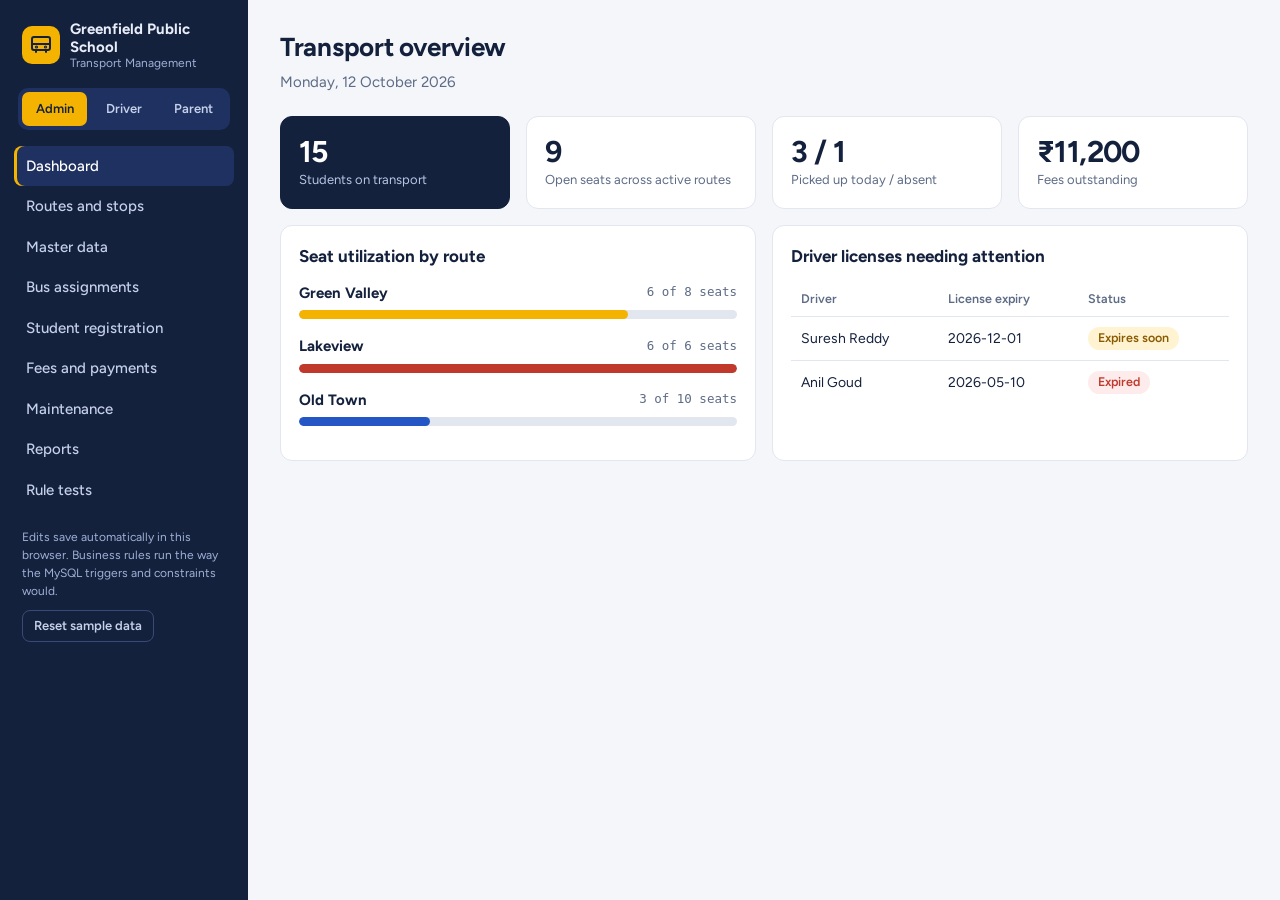
<file: index.html>
<!DOCTYPE html>
<html lang="en">
<head>
<meta charset="utf-8">
<meta name="viewport" content="width=device-width, initial-scale=1, viewport-fit=cover">
<title>School Transport Management System</title>
<link rel="preconnect" href="https://fonts.googleapis.com">
<link rel="stylesheet" href="https://fonts.googleapis.com/css2?family=Figtree:wght@400;500;600;700&display=swap">
<style>
:root{--bg:#f4f6fa;--card:#fff;--ink:#14213d;--mut:#5d6b85;--line:#e1e6ef;--navy:#14213d;--navy2:#1f3160;--amber:#f5b301;--ok:#14804a;--okb:#e3f5ec;--bad:#c0392b;--badb:#fdeceb;--warn:#8a5a00;--warnb:#fff3d1;--blue:#2457c5;
box-sizing:border-box;padding-top:env(safe-area-inset-top,0px);padding-bottom:env(safe-area-inset-bottom,0px)}
:root:not([data-theme="light"]){color-scheme:light}
@media(prefers-color-scheme:dark){:root:not([data-theme="light"]){--bg:#0e1424;--card:#172038;--ink:#e8edf8;--mut:#98a5c0;--line:#2a3555;--navy:#0a1020;--navy2:#22305a;--okb:#12382a;--badb:#3d1c1a;--warnb:#3d3013;--ok:#4cc38a;--bad:#ff8a7a;--warn:#f5c04a;--blue:#7fa6ff;color-scheme:dark}}
:root[data-theme="dark"]{--bg:#0e1424;--card:#172038;--ink:#e8edf8;--mut:#98a5c0;--line:#2a3555;--navy:#0a1020;--navy2:#22305a;--okb:#12382a;--badb:#3d1c1a;--warnb:#3d3013;--ok:#4cc38a;--bad:#ff8a7a;--warn:#f5c04a;--blue:#7fa6ff;color-scheme:dark}
*{box-sizing:border-box}html{height:100%;scroll-padding-top:env(safe-area-inset-top,0px)}
body{margin:0;min-height:100%;background:var(--bg);color:var(--ink);font:15px/1.5 Figtree,system-ui,-apple-system,"Segoe UI",sans-serif}
button,select,input{font:inherit;color:inherit}
.app{display:grid;grid-template-columns:248px 1fr;min-height:100vh}
aside{background:var(--navy);color:#e8edf8;padding:20px 14px;position:sticky;top:0;height:100vh;overflow:auto}
.brand{display:flex;gap:10px;align-items:center;padding:0 8px 18px;font-weight:700;line-height:1.2}
.brand small{display:block;font-weight:400;color:#9fb0d6;font-size:12px}
.logo{width:38px;height:38px;border-radius:10px;background:var(--amber);display:grid;place-items:center;flex:none}
.roles{display:grid;grid-template-columns:repeat(3,1fr);gap:4px;background:var(--navy2);padding:4px;border-radius:10px;margin:0 4px 16px}
.roles button{border:0;background:none;color:#c5d0ea;padding:7px 2px;border-radius:7px;cursor:pointer;font-size:13px;font-weight:600}
.roles button.on{background:var(--amber);color:#14213d}
nav button{display:flex;width:100%;gap:10px;align-items:center;text-align:left;border:0;background:none;color:#c5d0ea;padding:9px 12px;border-radius:8px;cursor:pointer;font-weight:500}
nav button:hover{background:var(--navy2)}nav button.on{background:var(--navy2);color:#fff;box-shadow:inset 3px 0 var(--amber)}
.foot{margin:18px 8px 0;font-size:12px;color:#9fb0d6}
main{padding:28px 32px 48px;max-width:1180px;width:100%}
h1{font-size:26px;margin:0 0 4px;letter-spacing:-.01em}h2{font-size:17px;margin:0 0 12px}
.sub{color:var(--mut);margin:0 0 22px}
.grid{display:grid;gap:16px}.k4{grid-template-columns:repeat(auto-fit,minmax(190px,1fr))}.c2{grid-template-columns:repeat(auto-fit,minmax(340px,1fr))}
.card{background:var(--card);border:1px solid var(--line);border-radius:12px;padding:18px;min-width:0}
.kpi b{display:block;font-size:30px;line-height:1.1;letter-spacing:-.02em}.kpi span{color:var(--mut);font-size:13px}
.kpi.hot{background:var(--navy);color:#fff;border-color:var(--navy)}.kpi.hot span{color:#b8c4e3}
.tw{overflow-x:auto}table{width:100%;border-collapse:collapse;font-size:14px}
th{text-align:left;font-weight:600;color:var(--mut);font-size:12.5px;padding:8px 10px;border-bottom:1px solid var(--line);white-space:nowrap}
td{padding:10px;border-bottom:1px solid var(--line);vertical-align:middle}tr:last-child td{border-bottom:0}
.pill{display:inline-block;padding:2px 10px;border-radius:99px;font-size:12.5px;font-weight:600;white-space:nowrap}
.p-ok{background:var(--okb);color:var(--ok)}.p-bad{background:var(--badb);color:var(--bad)}.p-warn{background:var(--warnb);color:var(--warn)}.p-n{background:var(--line);color:var(--mut)}
.bar{height:9px;border-radius:9px;background:var(--line);overflow:hidden;margin-top:6px}.bar i{display:block;height:100%;background:var(--blue);border-radius:9px}.bar i.full{background:var(--bad)}.bar i.near{background:var(--amber)}
.row{display:flex;gap:12px;align-items:center;justify-content:space-between;flex-wrap:wrap}
.form{display:grid;grid-template-columns:repeat(auto-fit,minmax(170px,1fr));gap:12px;align-items:end}
label{display:block;font-size:12.5px;font-weight:600;color:var(--mut);margin-bottom:4px}
select,input{width:100%;padding:9px 10px;border:1px solid var(--line);border-radius:8px;background:var(--card)}
select:focus,input:focus,button:focus-visible{outline:2px solid var(--blue);outline-offset:1px}
.btn{border:0;border-radius:8px;padding:9px 16px;font-weight:600;cursor:pointer;background:var(--navy);color:#fff}
.btn.am{background:var(--amber);color:#14213d}.btn.sm{padding:5px 11px;font-size:13px}.btn.ghost{background:none;border:1px solid var(--line);color:var(--ink)}
.seg{display:flex;gap:6px}.seg button{border:1px solid var(--line);background:var(--card);border-radius:8px;padding:5px 11px;cursor:pointer;font-weight:600;font-size:13px}
.seg .a:hover{background:var(--okb);color:var(--ok)}.seg .l:hover{background:var(--warnb);color:var(--warn)}.seg .x:hover{background:var(--badb);color:var(--bad)}
.tl{list-style:none;margin:0;padding:0 0 0 18px;border-left:3px solid var(--line)}
.tl li{position:relative;padding:0 0 16px 14px}.tl li:before{content:"";position:absolute;left:-26px;top:5px;width:13px;height:13px;border-radius:50%;background:var(--card);border:3px solid var(--blue)}
.tl li.me:before{background:var(--amber);border-color:var(--amber);box-shadow:0 0 0 4px var(--warnb)}.tl small{color:var(--mut)}
.tests td:first-child{font-weight:600}.mono{font-family:ui-monospace,Menlo,Consolas,monospace;font-size:12.5px;color:var(--mut)}
.tabs{display:flex;gap:6px;flex-wrap:wrap;margin-bottom:14px}.tabs button{border:1px solid var(--line);background:var(--card);border-radius:8px;padding:7px 14px;cursor:pointer;font-weight:600;color:var(--ink)}.tabs .on{background:var(--navy);color:#fff;border-color:var(--navy)}
td input,td select{min-width:110px}.title-in{font-weight:700;font-size:17px;border-color:transparent;padding:4px 8px;background:transparent;width:auto;flex:1}.title-in:hover,.title-in:focus{border-color:var(--line);background:var(--card)}.seg .x{color:var(--bad)}
#toast{position:fixed;right:20px;bottom:calc(20px + env(safe-area-inset-bottom,0px));max-width:380px;padding:12px 16px;border-radius:10px;font-weight:600;box-shadow:0 8px 28px rgba(0,0,0,.25);opacity:0;transform:translateY(8px);transition:.2s;pointer-events:none;z-index:9}
#toast.show{opacity:1;transform:none}#toast.ok{background:var(--ok);color:#fff}#toast.err{background:var(--bad);color:#fff}
.empty{color:var(--mut);padding:14px 0}
@media(max-width:820px){.app{grid-template-columns:1fr}aside{position:static;height:auto;padding:12px}nav{display:flex;overflow-x:auto;gap:4px}nav button{white-space:nowrap;width:auto}.foot,.brand small{display:none}.brand{padding-bottom:10px}main{padding:18px 14px 40px}.c2{grid-template-columns:1fr}}
@media(prefers-reduced-motion:reduce){*{transition:none!important}}
</style>
</head>
<body>
<div class="app">
<aside>
  <div class="brand"><div class="logo"><svg width="24" height="24" viewBox="0 0 24 24" fill="none" stroke="#14213d" stroke-width="2" stroke-linecap="round" stroke-linejoin="round"><rect x="3" y="4" width="18" height="13" rx="2"/><path d="M3 11h18M7 17v2M17 17v2"/><circle cx="7.5" cy="14" r=".6"/><circle cx="16.5" cy="14" r=".6"/></svg></div><div><span id="sname">School Transport</span><small>Transport Management</small></div></div>
  <div class="roles" id="roles"></div>
  <nav id="nav"></nav>
  <div class="foot">Edits save automatically in this browser. Business rules run the way the MySQL triggers and constraints would.<br><button class="btn sm ghost" style="margin-top:10px;color:#c5d0ea;border-color:#3a4a78" onclick="resetAll()">Reset sample data</button></div>
</aside>
<main id="main"></main>
</div>
<div id="toast" role="status" aria-live="polite"></div>
<script>
const TODAY="2026-10-12";
const DB={school:"Greenfield Public School",
buses:[{id:1,reg:"TS-09-UA-1021",cap:8,model:"Tata Starbus",status:"ACTIVE"},{id:2,reg:"TS-09-UB-4410",cap:6,model:"Ashok Leyland Viking",status:"ACTIVE"},{id:3,reg:"TS-09-UC-7782",cap:10,model:"Eicher Skyline",status:"ACTIVE"},{id:4,reg:"TS-09-UD-3305",cap:8,model:"Tata Starbus",status:"ACTIVE"}],
stops:{1:"Bus Stand",2:"Housing Colony",3:"Market Yard",4:"Temple Circle",5:"Lake View",6:"Clock Tower",7:"Railway Gate",8:"Hospital Road",9:"Garden Park",10:"Mill Junction",11:"Polytechnic Gate"},
routes:[{id:1,name:"Green Valley",start:"Bus Stand",end:"School Campus",arr:"07:50",seq:[[1,"07:05"],[2,"07:15"],[3,"07:25"],[4,"07:35"]]},{id:2,name:"Lakeview",start:"Lake View",end:"School Campus",arr:"07:50",seq:[[5,"07:00"],[6,"07:12"],[7,"07:24"],[8,"07:36"]]},{id:3,name:"Old Town",start:"Garden Park",end:"School Campus",arr:"07:50",seq:[[9,"07:10"],[10,"07:22"],[11,"07:34"]]}],
drivers:[{id:1,name:"Ramesh Kumar",lic:"TS0920110045",exp:"2027-03-14"},{id:2,name:"Suresh Reddy",lic:"TS0920090871",exp:"2026-12-01"},{id:3,name:"Anil Goud",lic:"TS0920080233",exp:"2026-05-10"},{id:4,name:"Kiran Rao",lic:"TS0920150619",exp:"2028-08-22"}],
atts:[{id:1,name:"Lakshmi Devi"},{id:2,name:"Padma Rani"},{id:3,name:"Savitri Bai"},{id:4,name:"Radha Krishna"}],
assigns:[{id:1,bus:1,route:1,drv:1,att:1,status:"ACTIVE"},{id:2,bus:2,route:2,drv:2,att:2,status:"ACTIVE"},{id:3,bus:3,route:3,drv:4,att:3,status:"ACTIVE"}],
students:["Aarav Sharma|6","Diya Reddy|7","Vihaan Rao|5","Ananya Goud|8","Rohan Patel|9","Isha Nair|6","Kabir Singh|7","Meera Iyer|5","Arjun Das|8","Saanvi Gupta|10","Advik Verma|6","Myra Khan|9","Reyansh Joshi|7","Kiara Menon|8","Ishaan Yadav|5","Tara Bose|6","Dev Malhotra|9","Navya Pillai|7"].map((s,i)=>({id:i+1,name:s.split("|")[0],grade:s.split("|")[1],contact:"+91 98480 "+(10100+i*37)})),
regs:[],plans:[{id:1,name:"Monthly",amt:1500,cycle:"Monthly"},{id:2,name:"Term",amt:4200,cycle:"Quarterly"}],
pays:[],logs:[],maint:[{id:1,bus:2,date:"2026-09-18",cost:6400,desc:"Brake pad replacement"},{id:2,bus:1,date:"2026-08-30",cost:2200,desc:"Oil and filter service"},{id:3,bus:3,date:"2026-07-12",cost:9800,desc:"Clutch overhaul"}]};
// seed registrations: R1 6/8, R2 6/6 (full), R3 3/10
[[1,1],[2,1],[3,2],[4,3],[5,4],[6,1],[7,2],[8,2],[9,3],[10,3],[11,4],[12,1],[13,3],[14,1],[15,2]].forEach(([sid,stp],i)=>{const rid=sid<=6?1:sid<=12?2:3;const r=DB.routes[rid-1];const stop=r.seq[(sid+stp)%r.seq.length][0];DB.regs.push({id:i+1,sid,rid,stop,status:"ACTIVE",start:"2026-06-10"})});
[[1,1,1500],[2,2,4200],[3,1,800],[4,1,1500],[7,2,4200],[8,1,1500],[9,1,1500],[13,1,1500]].forEach(([r,p,a],i)=>DB.pays.push({id:i+1,reg:r,plan:p,amt:a,date:"2026-10-0"+(i%5+1)}));
[[1,"PICKED_UP","07:06"],[2,"LATE","07:21"],[3,"ABSENT",""],[6,"PICKED_UP","07:27"]].forEach(([r,s,t],i)=>DB.logs.push({id:i+1,reg:r,date:TODAY,time:t,status:s}));
let seqN={assign:4,reg:16,pay:9,log:5,maint:4};
const KEY="stms-v2",cl=s=>String(s).replace(/[<>]/g,""),esc=s=>String(s).replace(/&/g,"&amp;").replace(/"/g,"&quot;");
function save(){try{localStorage.setItem(KEY,JSON.stringify({DB,seqN}))}catch(e){}}
try{const sv=JSON.parse(localStorage.getItem(KEY));if(sv){Object.assign(DB,sv.DB);Object.assign(seqN,sv.seqN)}}catch(e){}
function resetAll(){if(!window.__rc){window.__rc=1;toast("Click Reset again within 5 seconds to erase your edits and restore the sample data.");setTimeout(()=>window.__rc=0,5000);return}try{localStorage.removeItem(KEY)}catch(e){}location.reload()}
const $=id=>document.getElementById(id),by=(a,id)=>a.find(x=>x.id==id);
const inr=n=>"₹"+Number(n).toLocaleString("en-IN");
const stu=i=>by(DB.students,i),rt=i=>by(DB.routes,i),bus=i=>by(DB.buses,i);
const regName=r=>stu(r.sid).name;
const pill=(t,c)=>`<span class="pill p-${c}">${t}</span>`;
const stat=s=>pill(s.replace("_"," ").toLowerCase().replace(/^./,c=>c.toUpperCase()),{PICKED_UP:"ok",LATE:"warn",ABSENT:"bad",ACTIVE:"ok",ENDED:"n",INACTIVE:"n"}[s]||"n");
// ---- business rules (mirror the MySQL triggers / constraints) ----
const activeA=rid=>DB.assigns.find(a=>a.route==rid&&a.status=="ACTIVE");
const enrolled=rid=>DB.regs.filter(r=>r.rid==rid&&r.status=="ACTIVE").length;
function vReg(sid,rid,stop){
 if(DB.regs.some(r=>r.sid==sid&&r.status=="ACTIVE"))return"Rejected: this student already has an active registration.";
 if(!rt(rid).seq.some(s=>s[0]==stop))return`Rejected by composite FOREIGN KEY: ${DB.stops[stop]} is not a stop on ${rt(rid).name}.`;
 const a=activeA(rid);if(!a)return"Rejected: no bus is actively assigned to this route.";
 if(enrolled(rid)>=bus(a.bus).cap)return`Rejected by capacity trigger: bus ${bus(a.bus).reg} is full (${bus(a.bus).cap}/${bus(a.bus).cap} seats).`;return""}
function vAssign(b,d,t,rid){
 if(bus(b).status!="ACTIVE")return`Rejected: bus ${bus(b).reg} is under maintenance.`;
 const A=DB.assigns.filter(a=>a.status=="ACTIVE");
 if(A.some(a=>a.bus==b))return`Rejected by assignment trigger: bus ${bus(b).reg} already has an active assignment.`;
 if(A.some(a=>a.drv==d))return`Rejected by assignment trigger: ${by(DB.drivers,d).name} is already actively assigned.`;
 if(A.some(a=>a.att==t))return`Rejected by assignment trigger: ${by(DB.atts,t).name} is already actively assigned.`;
 if(by(DB.drivers,d).exp<TODAY)return`Rejected: ${by(DB.drivers,d).name}'s license expired on ${by(DB.drivers,d).exp}.`;
 if(A.some(a=>a.route==rid))return`Rejected: ${rt(rid).name} already has an active assignment.`;return""}
function vLog(reg,date){return DB.logs.some(l=>l.reg==reg&&l.date==date)?"Rejected by UNIQUE (Registration_ID, Date): a pickup log already exists for this student today.":""}
// ---- ui helpers ----
let toastT;function toast(m,ok){const t=$("toast");t.textContent=m;t.className="show "+(ok?"ok":"err");clearTimeout(toastT);toastT=setTimeout(()=>t.className=ok?"ok":"err",4200)}
function opts(arr,f,sel){return arr.map(x=>`<option value="${x.id}"${x.id==sel?" selected":""}>${f(x)}</option>`).join("")}
function table(head,rows,empty){return rows.length?`<div class="tw"><table><thead><tr>${head.map(h=>`<th>${h}</th>`).join("")}</tr></thead><tbody>${rows.map(r=>`<tr>${r.map(c=>`<td>${c}</td>`).join("")}</tr>`).join("")}</tbody></table></div>`:`<div class="empty">${empty||"Nothing to show yet."}</div>`}
const bar=(n,m)=>{const p=Math.min(100,Math.round(n/m*100));return`<div class="bar"><i class="${n>=m?"full":p>=75?"near":""}" style="width:${p}%"></i></div>`};
const regPlan=r=>{const p=DB.pays.filter(x=>x.reg==r.id);const pl=p.length?by(DB.plans,p[p.length-1].plan):DB.plans[0];const paid=p.reduce((s,x)=>s+x.amt,0);return{plan:pl,paid,due:Math.max(0,pl.amt-paid)}};
const head=(t,s)=>`<h1>${t}</h1><p class="sub">${s}</p>`;
// ---- views ----
const NAVS={admin:[["dash","Dashboard"],["routes","Routes and stops"],["data","Master data"],["assign","Bus assignments"],["reg","Student registration"],["fees","Fees and payments"],["maint","Maintenance"],["reports","Reports"],["tests","Rule tests"]],driver:[["pickup","Daily pickup"]],parent:[["mine","My child"]]};
const V={
dash(){const rows=DB.routes.map(r=>{const a=activeA(r.id),b=a&&bus(a.bus),n=enrolled(r.id);return`<div style="margin-bottom:16px"><div class="row"><b>${r.name}</b><span class="mono">${b?`${n} of ${b.cap} seats`:"No bus assigned"}</span></div>${b?bar(n,b.cap):""}</div>`}).join("");
 const l=k=>DB.logs.filter(x=>x.date==TODAY&&x.status==k).length,dues=DB.regs.filter(r=>r.status=="ACTIVE").reduce((s,r)=>s+regPlan(r).due,0),seats=DB.assigns.filter(a=>a.status=="ACTIVE").reduce((s,a)=>s+bus(a.bus).cap-enrolled(a.route),0);
 const soon=DB.drivers.filter(d=>d.exp<"2027-01-01").map(d=>[d.name,d.exp,d.exp<TODAY?pill("Expired","bad"):pill("Expires soon","warn")]);
 return head("Transport overview","Monday, 12 October 2026")+`<div class="grid k4"><div class="card kpi hot"><b>${DB.regs.filter(r=>r.status=="ACTIVE").length}</b><span>Students on transport</span></div><div class="card kpi"><b>${seats}</b><span>Open seats across active routes</span></div><div class="card kpi"><b>${l("PICKED_UP")+l("LATE")} / ${l("ABSENT")}</b><span>Picked up today / absent</span></div><div class="card kpi"><b>${inr(dues)}</b><span>Fees outstanding</span></div></div>
 <div class="grid c2" style="margin-top:16px"><div class="card"><h2>Seat utilization by route</h2>${rows}</div><div class="card"><h2>Driver licenses needing attention</h2>${table(["Driver","License expiry","Status"],soon)}</div></div>`},
routes(){const so=Object.entries(DB.stops).map(([k,v])=>`<option value="${k}">${v}</option>`).join("");
 const card=r=>{const a=activeA(r.id);
  const rows=r.seq.map(([st,t],i)=>`<tr><td>${i+1}</td><td><select onchange="rstop(${r.id},${i},+this.value)" aria-label="Stop">${Object.entries(DB.stops).map(([k,v])=>`<option value="${k}"${k==st?" selected":""}>${v}</option>`).join("")}</select></td><td><input type="time" value="${t}" onchange="rtime(${r.id},${i},this.value)" aria-label="Time"></td><td><div class="seg"><button onclick="rmove(${r.id},${i},-1)" aria-label="Move up">↑</button><button onclick="rmove(${r.id},${i},1)" aria-label="Move down">↓</button><button class="x" onclick="rrm(${r.id},${i})">Remove</button></div></td></tr>`).join("");
  return`<div class="card"><div class="row" style="flex-wrap:nowrap"><input class="title-in" value="${esc(r.name)}" onchange="rname(${r.id},this.value)" aria-label="Route name">${a?pill(bus(a.bus).reg,"n"):pill("No bus","warn")}</div>${r.seq.length?`<div class="tw"><table><thead><tr><th>#</th><th>Stop</th><th>Time</th><th>Order</th></tr></thead><tbody>${rows}</tbody></table></div>`:`<div class="empty">No stops yet. Add the first stop below.</div>`}
  <div class="form" style="margin-top:12px"><div><label>Stop to add</label><select id="ns${r.id}">${so}</select></div><div><label>Time</label><input id="nt${r.id}" type="time" value="07:45"></div><button class="btn am sm" onclick="radd(${r.id})">Add stop</button></div>
  <div class="form" style="margin-top:12px"><div><label>Destination</label><input value="${esc(r.end)}" onchange="rf(${r.id},'end',this.value)"></div><div><label>Arrives</label><input type="time" value="${r.arr}" onchange="rf(${r.id},'arr',this.value)"></div><button class="btn ghost sm" onclick="delRoute(${r.id})">Delete route</button></div></div>`};
 const sd=Object.entries(DB.stops).map(([k,v])=>[`<input value="${esc(v)}" onchange="snm(${k},this.value)" aria-label="Stop name">`,`<button class="btn sm ghost" onclick="delStop(${k})">Delete</button>`]);
 return head("Routes and stops","Rename routes, reorder stops, change times, and add or remove stops. Changes apply on every screen.")+`<div class="row" style="margin-bottom:14px"><span class="mono">${DB.routes.length} routes</span><button class="btn am" onclick="addRoute()">Add route</button></div><div class="grid c2">${DB.routes.map(card).join("")}</div><div class="card" style="margin-top:16px"><div class="row" style="margin-bottom:8px"><h2 style="margin:0">Stop names</h2><button class="btn am sm" onclick="addStopDir()">Add stop</button></div>${table(["Name",""],sd)}</div>`},
data(){const k=window.mdTab||"students",E=ENT[k];
 const tabs=Object.keys(ENT).map(x=>`<button class="${x==k?"on":""}" onclick="mdTab='${x}';go('data')">${ENT[x].t}</button>`).join("");
 const rows=E.a().map(o=>E.c.map(c=>cell(k,o.id,c,o[c[0]])).concat([`<button class="btn sm ghost" onclick="delE('${k}',${o.id})">Delete</button>`]));
 return head("Master data","Edit any name or value directly in the table. Changes save automatically and apply across every screen.")+`<div class="card" style="margin-bottom:16px"><h2>School name</h2><div style="max-width:380px"><input value="${esc(DB.school)}" onchange="DB.school=cl(this.value).trim()||DB.school;shell();toast('Saved.',1)" aria-label="School name"></div></div><div class="tabs">${tabs}</div><div class="card"><div class="row" style="margin-bottom:8px"><h2 style="margin:0">${E.t}</h2><button class="btn am sm" onclick="addE('${k}')">Add ${E.s}</button></div>${table(E.c.map(c=>c[1]).concat([""]),rows)}</div>`},
assign(){const rows=DB.assigns.map(a=>[rt(a.route).name,bus(a.bus).reg,by(DB.drivers,a.drv).name,by(DB.atts,a.att).name,stat(a.status),a.status=="ACTIVE"?`<button class="btn sm ghost" onclick="endA(${a.id})">End assignment</button>`:""]);
 return head("Bus assignments","One active assignment per bus, driver and attendant. Drivers with an expired license are rejected.")+`<div class="card" style="margin-bottom:16px"><h2>New assignment</h2><div class="form"><div><label>Route</label><select id="fR">${opts(DB.routes,r=>r.name)}</select></div><div><label>Bus</label><select id="fB">${opts(DB.buses,b=>b.reg+" · "+b.cap+" seats")}</select></div><div><label>Driver</label><select id="fD">${opts(DB.drivers,d=>d.name+" (exp "+d.exp+")")}</select></div><div><label>Attendant</label><select id="fT">${opts(DB.atts,a=>a.name)}</select></div><button class="btn am" onclick="addA()">Assign</button></div></div><div class="card">${table(["Route","Bus","Driver","Attendant","Status",""],rows)}</div>`},
reg(){const free=DB.students.filter(s=>!DB.regs.some(r=>r.sid==s.id&&r.status=="ACTIVE"));
 const rows=DB.regs.map(r=>[regName(r),"Grade "+stu(r.sid).grade,rt(r.rid).name,DB.stops[r.stop],stat(r.status),r.status=="ACTIVE"?`<button class="btn sm ghost" onclick="deact(${r.id})">Deactivate</button>`:""]);
 return head("Student registration","Map each student to a route and a stop. Seats are checked against the assigned bus.")+`<div class="card" style="margin-bottom:16px"><h2>Register a student</h2><div class="form"><div><label>Student</label><select id="gS">${opts(free,s=>s.name+" · Grade "+s.grade)}</select></div><div><label>Route</label><select id="gR">${opts(DB.routes,r=>r.name+" ("+enrolled(r.id)+" enrolled)")}</select></div><div><label>Stop</label><select id="gP">${Object.entries(DB.stops).map(([k,v])=>`<option value="${k}">${v}</option>`).join("")}</select></div><button class="btn am" onclick="addR()">Register</button></div></div><div class="card">${table(["Student","Grade","Route","Stop","Status",""],rows)}</div>`},
fees(){const rows=DB.regs.filter(r=>r.status=="ACTIVE").map(r=>{const f=regPlan(r);return[regName(r),rt(r.rid).name,f.plan.name+" · "+inr(f.plan.amt),inr(f.paid),f.due?pill(inr(f.due)+" due","bad"):pill("Paid","ok")]});
 const act=DB.regs.filter(r=>r.status=="ACTIVE");
 return head("Fees and payments","Record a payment against a registration and a fee plan.")+`<div class="card" style="margin-bottom:16px"><h2>Record a payment</h2><div class="form"><div><label>Registration</label><select id="pR">${opts(act,r=>regName(r))}</select></div><div><label>Fee plan</label><select id="pP">${opts(DB.plans,p=>p.name+" · "+inr(p.amt))}</select></div><div><label>Amount paid (₹)</label><input id="pA" type="number" min="1" value="1500"></div><button class="btn am" onclick="addP()">Save payment</button></div></div><div class="card">${table(["Student","Route","Fee plan","Paid","Balance"],rows)}</div>`},
maint(){const rows=[...DB.maint].reverse().map(m=>[bus(m.bus).reg,m.date,m.desc,inr(m.cost),`<button class="btn sm ghost" onclick="delM(${m.id})">Delete</button>`]);
 return head("Vehicle maintenance","Service history for every bus.")+`<div class="card" style="margin-bottom:16px"><h2>Log a service</h2><div class="form"><div><label>Bus</label><select id="mB">${opts(DB.buses,b=>b.reg)}</select></div><div><label>Service date</label><input id="mD" type="date" value="${TODAY}"></div><div><label>Description</label><input id="mT" placeholder="e.g. Tyre rotation"></div><div><label>Cost (₹)</label><input id="mC" type="number" min="0" value="0"></div><button class="btn am" onclick="addM()">Save record</button></div></div><div class="card">${table(["Bus","Date","Work done","Cost",""],rows)}</div>`},
reports(){const util=DB.assigns.filter(a=>a.status=="ACTIVE").map(a=>[rt(a.route).name,bus(a.bus).cap,enrolled(a.route),Math.round(enrolled(a.route)/bus(a.bus).cap*100)+"%"]);
 const unpaid=DB.regs.filter(r=>r.status=="ACTIVE").map(r=>[r,regPlan(r)]).filter(x=>x[1].due).map(([r,f])=>[regName(r),rt(r.rid).name,inr(f.paid)+" of "+inr(f.plan.amt),pill(inr(f.due),"bad")]);
 const asg=DB.assigns.filter(a=>a.status=="ACTIVE").map(a=>[rt(a.route).name,by(DB.drivers,a.drv).name,by(DB.atts,a.att).name,bus(a.bus).reg]);
 const abs=DB.logs.filter(l=>l.date==TODAY&&l.status=="ABSENT").map(l=>{const r=by(DB.regs,l.reg);return[regName(r),rt(r.rid).name,DB.stops[r.stop]]});
 return head("Reports","The four reports from the functional requirements.")+`<div class="grid c2"><div class="card"><h2>Capacity utilization</h2>${table(["Route","Capacity","Enrolled","Used"],util)}</div><div class="card"><h2>Unpaid fees</h2>${table(["Student","Route","Paid","Due"],unpaid,"No dues.")}</div><div class="card"><h2>Driver assignments</h2>${table(["Route","Driver","Attendant","Bus"],asg)}</div><div class="card"><h2>Absent students today</h2>${table(["Student","Route","Stop"],abs,"No absences logged today.")}</div></div>`},
tests(){const R=DB.regs.find(r=>r.rid==1&&DB.logs.some(l=>l.reg==r.id&&l.date==TODAY));
 const T=[["Over-capacity registration","Register a student on Lakeview, whose bus is full",()=>vReg(16,2,5)],["Second active assignment","Assign Bus TS-09-UA-1021, already on Green Valley",()=>vAssign(1,1,4,3)],["Expired driver license","Assign Anil Goud (expired 2026-05-10)",()=>vAssign(4,3,4,3)],["Duplicate pickup log","Log the same student twice on one date",()=>vLog(R.id,TODAY)],["Stop outside route","Map a student to a stop that is not on the route",()=>vReg(16,1,9)]];
 return head("Rule tests","Each business rule is attempted with bad input. All five should be rejected.")+`<div class="card"><div class="row" style="margin-bottom:10px"><h2 style="margin:0">Constraint test cases</h2><button class="btn am" onclick="runT()">Run all tests</button></div><div class="tw"><table class="tests"><thead><tr><th>Test case</th><th>Action</th><th>Result</th></tr></thead><tbody>${T.map((t,i)=>`<tr><td>${t[0]}</td><td>${t[1]}</td><td id="t${i}">${pill("Not run","n")}<div class="mono">${window.__run?t[2]():""}</div></td></tr>`).join("")}</tbody></table></div></div>`},
pickup(){const d=by(DB.drivers,window.drv||1);const a=DB.assigns.find(x=>x.drv==d.id&&x.status=="ACTIVE");
 const sel=`<div style="max-width:300px;margin-bottom:18px"><label>Signed in as</label><select onchange="drv=this.value;go('pickup')">${opts(DB.drivers,x=>x.name,d.id)}</select></div>`;
 if(!a)return head("Daily pickup","Mark each student as picked up, late or absent.")+sel+`<div class="card empty">${d.name} has no active route. Ask the transport admin for an assignment.</div>`;
 const r=rt(a.route),regs=DB.regs.filter(x=>x.rid==r.id&&x.status=="ACTIVE");
 const rows=r.seq.map(([s,t])=>{const here=regs.filter(x=>x.stop==s);return here.length?`<div class="card" style="margin-bottom:12px"><div class="row"><b>${DB.stops[s]}</b><span class="mono">${t}</span></div>${table(["Student","Today",""],here.map(x=>{const l=DB.logs.find(q=>q.reg==x.id&&q.date==TODAY);return[regName(x)+` <span class="mono">Grade ${stu(x.sid).grade}</span>`,l?stat(l.status)+(l.time?` <span class="mono">${l.time}</span>`:""):pill("Not marked","n"),`<div class="seg"><button class="a" onclick="mark(${x.id},'PICKED_UP')">Picked up</button><button class="l" onclick="mark(${x.id},'LATE')">Late</button><button class="x" onclick="mark(${x.id},'ABSENT')">Absent</button></div>`]}))}</div>`:""}).join("");
 const L=DB.logs.filter(l=>l.date==TODAY&&regs.some(x=>x.id==l.reg));
 return head("Daily pickup",`${r.name} · ${bus(a.bus).reg} · ${L.length} of ${regs.length} students marked`)+sel+rows},
mine(){const c=by(DB.regs,window.kid||1),r=rt(c.rid),f=regPlan(c),l=DB.logs.find(q=>q.reg==c.id&&q.date==TODAY),a=activeA(r.id),dr=a&&by(DB.drivers,a.drv);
 const ST=stu(c.sid),time=r.seq.find(s=>s[0]==c.stop)[1],ps=DB.pays.filter(p=>p.reg==c.id).map(p=>[p.date,by(DB.plans,p.plan).name,inr(p.amt)]);
 return head("My child's transport","Read-only view of route, pickup and fees.")+`<div style="max-width:300px;margin-bottom:18px"><label>Child</label><select onchange="kid=this.value;go('mine')">${opts(DB.regs.filter(x=>x.status=="ACTIVE"),x=>regName(x),c.id)}</select></div>
 <div class="grid k4"><div class="card kpi hot"><b>${time}</b><span>Pickup at ${DB.stops[c.stop]}</span></div><div class="card kpi"><b>${l?stat(l.status):pill("Not yet","n")}</b><span>Today's status</span></div><div class="card kpi"><b>${f.due?inr(f.due):"Paid"}</b><span>${f.due?"Balance due":"Fees up to date"}</span></div></div>
 <div class="grid c2" style="margin-top:16px"><div class="card"><h2>${r.name} route</h2><ul class="tl">${r.seq.map(([s,t])=>`<li class="${s==c.stop?"me":""}"><b>${DB.stops[s]}</b>${s==c.stop?" "+pill("Your stop","warn"):""}<br><small>${t}</small></li>`).join("")}<li><b>${r.end}</b><br><small>${r.arr}</small></li></ul>${a?`<div class="mono">Bus ${bus(a.bus).reg} · Driver ${dr.name}</div>`:""}</div><div class="card"><h2>Payment history</h2>${table(["Date","Plan","Amount"],ps,"No payments recorded yet.")}<div class="mono" style="margin-top:10px">${ST.name} · Grade ${ST.grade} · Parent contact ${ST.contact}</div></div></div>`}};
// ---- actions ----
function addA(){const[b,d,t,r]=["fB","fD","fT","fR"].map(i=>+$(i).value);const e=vAssign(b,d,t,r);if(e)return toast(e);DB.assigns.push({id:seqN.assign++,bus:b,route:r,drv:d,att:t,status:"ACTIVE"});toast("Assignment saved.",1);go("assign")}
function endA(id){by(DB.assigns,id).status="ENDED";toast("Assignment ended.",1);go("assign")}
function addR(){const s=+$("gS").value,r=+$("gR").value,p=+$("gP").value;const e=vReg(s,r,p);if(e)return toast(e);DB.regs.push({id:seqN.reg++,sid:s,rid:r,stop:p,status:"ACTIVE",start:TODAY});toast("Registration saved.",1);go("reg")}
function deact(id){by(DB.regs,id).status="INACTIVE";toast("Registration deactivated.",1);go("reg")}
function addP(){const a=+$("pA").value;if(!(a>0))return toast("Enter an amount greater than zero.");DB.pays.push({id:seqN.pay++,reg:+$("pR").value,plan:+$("pP").value,amt:a,date:TODAY});toast("Payment recorded.",1);go("fees")}
function delM(id){DB.maint.splice(DB.maint.findIndex(m=>m.id==id),1);toast("Record deleted.",1);go("maint")}
function addM(){const t=$("mT").value.trim();if(!t)return toast("Describe the work done.");DB.maint.push({id:seqN.maint++,bus:+$("mB").value,date:$("mD").value,cost:+$("mC").value||0,desc:t});toast("Service record saved.",1);go("maint")}
function mark(reg,st){const e=vLog(reg,TODAY);if(e)return toast(e);const n=new Date();DB.logs.push({id:seqN.log++,reg,date:TODAY,status:st,time:st=="ABSENT"?"":String(n.getHours()).padStart(2,"0")+":"+String(n.getMinutes()).padStart(2,"0")});toast(regName(by(DB.regs,reg))+" marked "+st.replace("_"," ").toLowerCase()+".",1);go("pickup")}
function runT(){window.__run=1;go("tests");[...document.querySelectorAll("#main tbody tr")].forEach(tr=>{const m=tr.querySelector(".mono").textContent;tr.lastElementChild.firstChild.outerHTML=m?pill("Rejected as expected","ok"):pill("Not rejected","bad")});window.__run=0}
// ---- master data editing ----
const ENT={
students:{t:"Students",s:"student",a:()=>DB.students,c:[["name","Name"],["grade","Grade"],["contact","Parent contact"]],mk:()=>({name:"New student",grade:"1",contact:"+91 "}),used:i=>DB.regs.some(r=>r.sid==i)},
buses:{t:"Buses",s:"bus",a:()=>DB.buses,c:[["reg","Registration no."],["cap","Capacity","number"],["model","Model"],["status","Status",["ACTIVE","MAINTENANCE"]]],mk:()=>({reg:"TS-00-XX-"+(1000+DB.buses.length),cap:30,model:"New bus",status:"ACTIVE"}),used:i=>DB.assigns.some(a=>a.bus==i)||DB.maint.some(m=>m.bus==i)},
drivers:{t:"Drivers",s:"driver",a:()=>DB.drivers,c:[["name","Name"],["lic","Licence no."],["exp","Licence expiry","date"]],mk:()=>({name:"New driver",lic:"LIC"+(1000+DB.drivers.length),exp:"2028-01-01"}),used:i=>DB.assigns.some(a=>a.drv==i)},
atts:{t:"Attendants",s:"attendant",a:()=>DB.atts,c:[["name","Name"]],mk:()=>({name:"New attendant"}),used:i=>DB.assigns.some(a=>a.att==i)},
plans:{t:"Fee plans",s:"fee plan",a:()=>DB.plans,c:[["name","Plan name"],["amt","Amount (₹)","number"],["cycle","Billing cycle",["Monthly","Quarterly","Yearly"]]],mk:()=>({name:"New plan",amt:1000,cycle:"Monthly"}),used:i=>DB.pays.some(p=>p.plan==i)}};
function cell(k,id,c,v){const f=c[0],ty=c[2],h=`onchange="ed('${k}',${id},'${f}',this.value)" aria-label="${c[1]}"`;
 if(Array.isArray(ty))return`<select ${h}>${ty.map(o=>`<option${o==v?" selected":""}>${o}</option>`).join("")}</select>`;
 return`<input type="${ty||"text"}" value="${esc(v)}" ${ty=="number"?'min="1"':""} ${h}>`}
function ed(k,id,f,v){const o=by(ENT[k].a(),id),c=ENT[k].c.find(x=>x[0]==f);let e="";
 if(c[2]=="number")v=+v;else v=cl(v).trim();
 if(c[2]=="number"&&!(v>0))e="Enter a number greater than zero (CHECK constraint).";
 else if(!v)e="This field can't be empty.";
 else if(k=="buses"&&f=="reg"&&DB.buses.some(b=>b.id!=id&&b.reg==v))e="Rejected by UNIQUE: that registration number already exists.";
 else if(k=="drivers"&&f=="lic"&&DB.drivers.some(d=>d.id!=id&&d.lic==v))e="Rejected by UNIQUE: that licence number already exists.";
 else if(k=="buses"&&f=="cap"){const a=DB.assigns.find(x=>x.bus==id&&x.status=="ACTIVE");if(a&&enrolled(a.route)>v)e=`Rejected: ${enrolled(a.route)} students are enrolled on this bus's route, so capacity can't go below that.`}
 else if(k=="buses"&&f=="status"&&v!="ACTIVE"&&DB.assigns.some(x=>x.bus==id&&x.status=="ACTIVE"))e="End this bus's active assignment before taking it out of service.";
 if(e){toast(e);return go(page)}
 o[f]=v;save();toast("Saved.",1)}
function addE(k){const E=ENT[k],a=E.a();a.push({id:Math.max(0,...a.map(x=>x.id))+1,...E.mk()});toast("Added. Edit the new row to fill in details.",1);go("data")}
function delE(k,id){if(ENT[k].used(id))return toast("Rejected by FOREIGN KEY: this record is used by registrations, assignments, payments or maintenance.");const a=ENT[k].a();a.splice(a.findIndex(x=>x.id==id),1);toast("Deleted.",1);go("data")}
function rname(id,v){const r=rt(id);r.name=cl(v).trim()||r.name;save();toast("Saved.",1)}
function rf(id,f,v){rt(id)[f]=cl(v);save();toast("Saved.",1)}
function rtime(id,i,v){if(v){rt(id).seq[i][1]=v;save();toast("Saved.",1)}}
function rstop(id,i,v){const r=rt(id),old=r.seq[i][0];if(r.seq.some((x,j)=>j!=i&&x[0]==v)){toast("Rejected by UNIQUE: that stop is already on this route.");return go("routes")}const n=DB.regs.filter(x=>x.rid==id&&x.stop==old&&x.status=="ACTIVE").length;if(n){toast(`Rejected: ${n} student(s) use ${DB.stops[old]}. Move them first.`);return go("routes")}r.seq[i][0]=v;save();toast("Saved.",1)}
function rmove(id,i,d){const q=rt(id).seq,j=i+d;if(j<0||j>=q.length)return;[q[i],q[j]]=[q[j],q[i]];go("routes")}
function rrm(id,i){const r=rt(id),st=r.seq[i][0],n=DB.regs.filter(x=>x.rid==id&&x.stop==st&&x.status=="ACTIVE").length;if(n)return toast(`Rejected: ${n} student(s) use ${DB.stops[st]}. Move them first.`);r.seq.splice(i,1);toast("Stop removed.",1);go("routes")}
function radd(id){const st=+$("ns"+id).value,r=rt(id);if(r.seq.some(x=>x[0]==st))return toast("Rejected by UNIQUE: that stop is already on this route.");r.seq.push([st,$("nt"+id).value||"07:45"]);toast("Stop added.",1);go("routes")}
function addRoute(){DB.routes.push({id:Math.max(0,...DB.routes.map(r=>r.id))+1,name:"New route",start:"",end:"School Campus",arr:"07:50",seq:[]});toast("Route added. Name it and add stops.",1);go("routes")}
function delRoute(id){if(DB.regs.some(r=>r.rid==id)||DB.assigns.some(a=>a.route==id))return toast("Rejected by FOREIGN KEY: this route is referenced by registrations or assignments.");DB.routes.splice(DB.routes.findIndex(r=>r.id==id),1);toast("Route deleted.",1);go("routes")}
function snm(id,v){v=cl(v).trim();if(!v){toast("A stop needs a name.");return go("routes")}DB.stops[id]=v;save();toast("Saved.",1)}
function addStopDir(){const id=Math.max(0,...Object.keys(DB.stops).map(Number))+1;DB.stops[id]="New stop";toast("Stop added. Rename it below.",1);go("routes")}
function delStop(id){if(DB.routes.some(r=>r.seq.some(x=>x[0]==id))||DB.regs.some(r=>r.stop==id))return toast("Rejected by FOREIGN KEY: this stop is used on a route or by a registration.");delete DB.stops[id];toast("Stop deleted.",1);go("routes")}
// ---- shell ----
let role="admin",page="dash";
const HOME={admin:"dash",driver:"pickup",parent:"mine"};
function shell(){$("sname").textContent=DB.school;document.title=DB.school+" · Transport";save();$("roles").innerHTML=[["admin","Admin"],["driver","Driver"],["parent","Parent"]].map(([k,v])=>`<button class="${k==role?"on":""}" onclick="setRole('${k}')">${v}</button>`).join("");
 $("nav").innerHTML=NAVS[role].map(([k,v])=>`<button class="${k==page?"on":""}" onclick="go('${k}')">${v}</button>`).join("");
 $("main").innerHTML=V[page]();}
function go(p){page=p;shell()}
function setRole(r){role=r;page=HOME[r];shell();window.scrollTo(0,0)}
shell();
</script>
</body>
</html>
</file>
